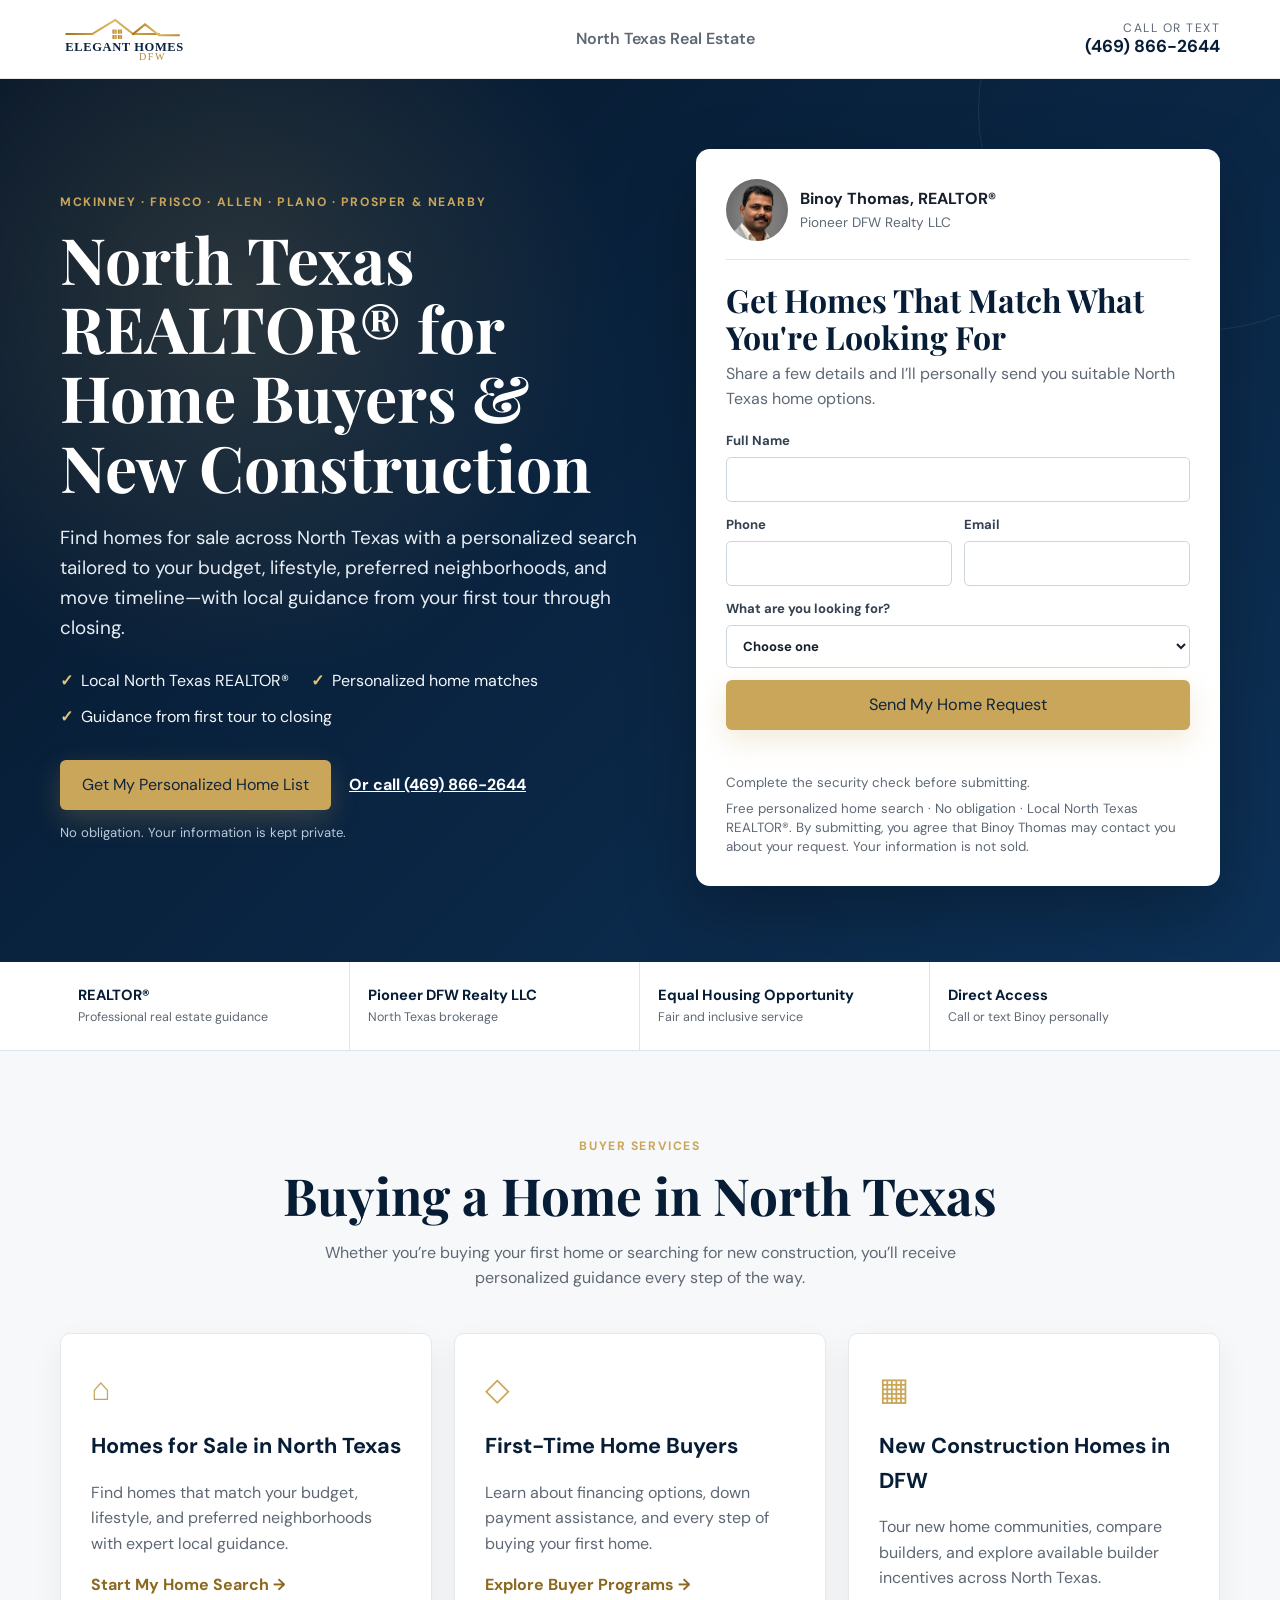
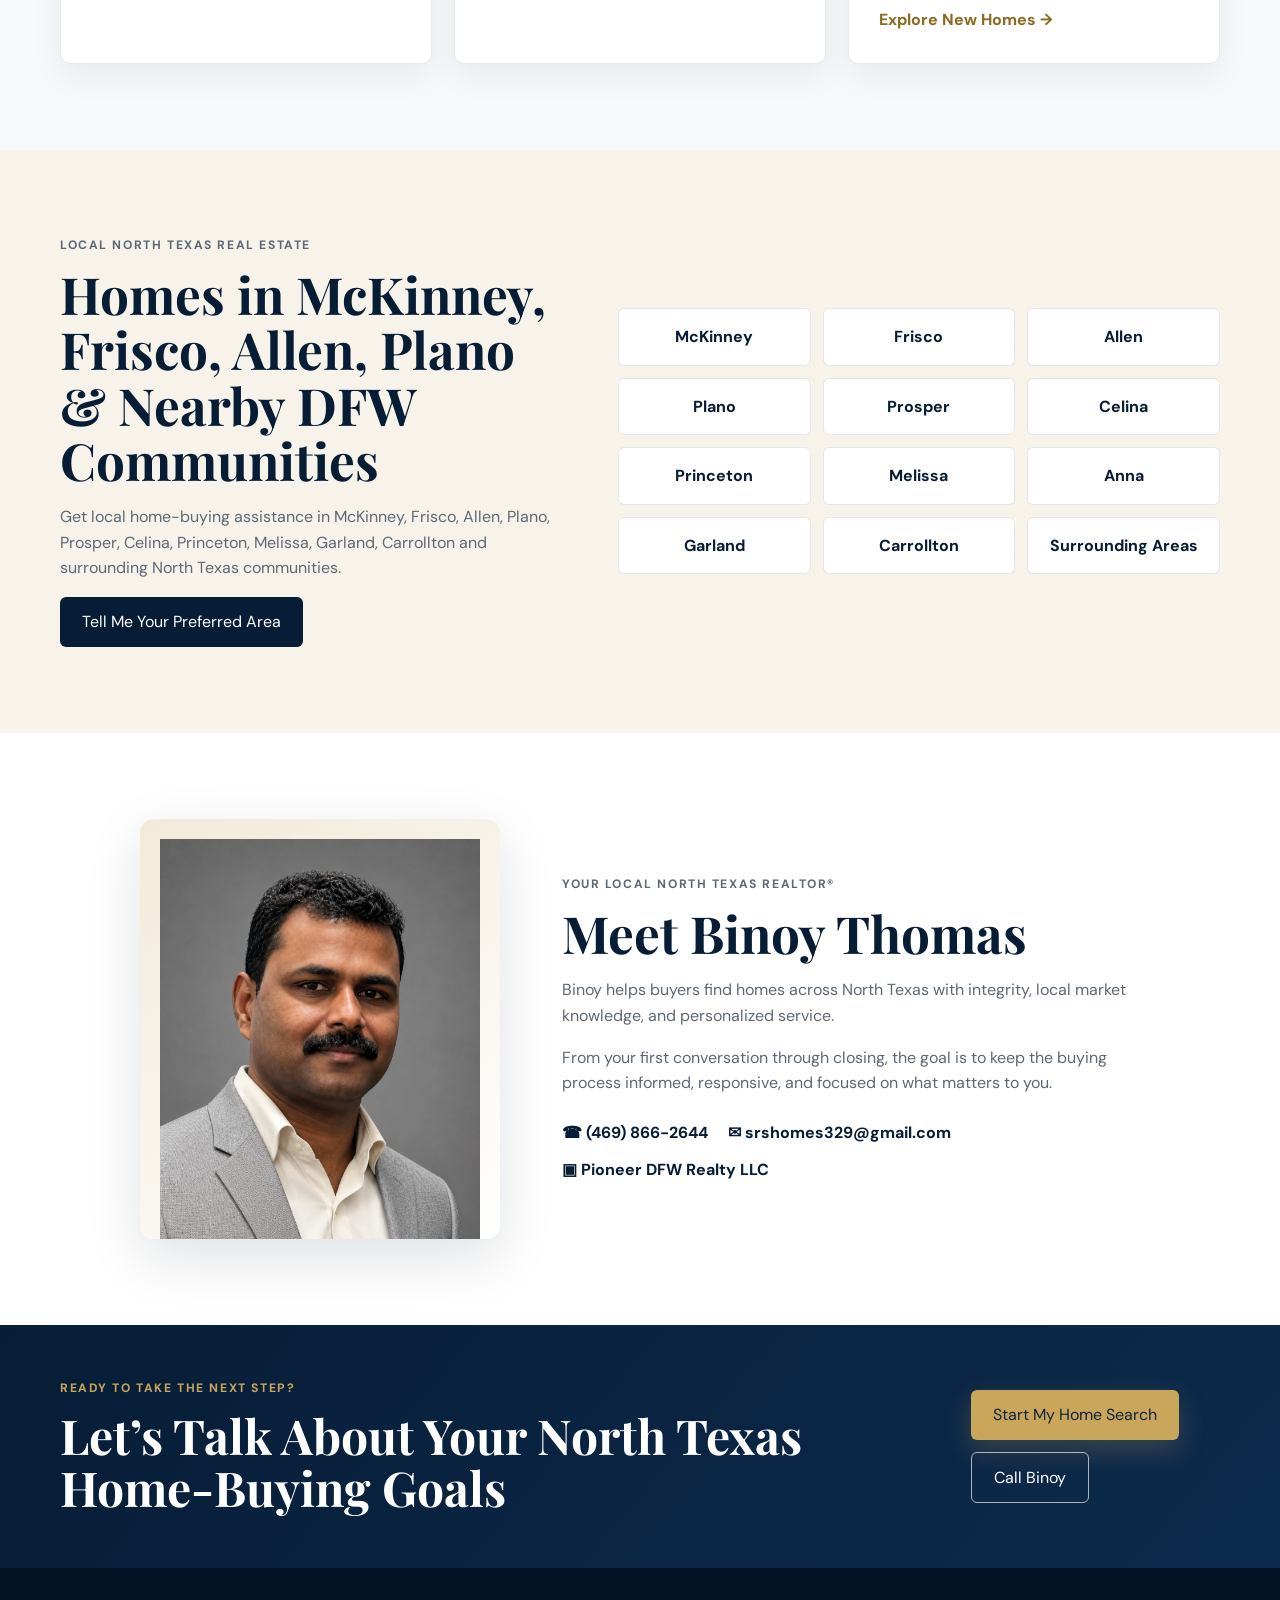
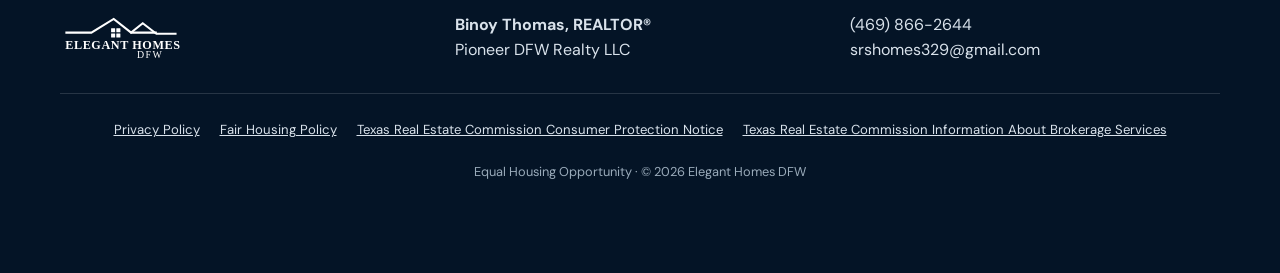
<file: index.html>
<!doctype html>
<html lang="en">
<head>
  <!-- Google tag (gtag.js) -->
  <script async src="https://www.googletagmanager.com/gtag/js?id=G-K6LKZN7SEL"></script>
  <script>
    window.dataLayer = window.dataLayer || [];
    function gtag(){dataLayer.push(arguments);}
    gtag('js', new Date());
    gtag('config', 'G-K6LKZN7SEL');
  </script>

  <meta charset="utf-8">
  <meta name="viewport" content="width=device-width, initial-scale=1">
  <title>North Texas REALTOR® | Homes for Sale in DFW | Binoy Thomas</title>
  <meta name="description" content="Looking for homes for sale in North Texas? Binoy Thomas, REALTOR®, helps buyers in McKinney, Frisco, Allen, Plano, Prosper, Celina, Princeton and nearby DFW communities find homes and new construction.">
  <meta name="robots" content="index, follow">
  <meta name="theme-color" content="#071d36">
  <meta property="og:title" content="North Texas REALTOR® | Binoy Thomas | Elegant Homes DFW">
  <meta property="og:description" content="Personalized home-buying guidance, homes for sale and new construction across McKinney, Frisco, Allen, Plano, Prosper, Celina and nearby North Texas communities.">
  <meta property="og:type" content="website">
  <meta property="og:url" content="https://eleganthomesdfw.com/">
  <meta property="og:site_name" content="Elegant Homes DFW">
  <link rel="canonical" href="https://eleganthomesdfw.com/">
  <link rel="icon" href="assets/elegant-homes-logo.svg" type="image/svg+xml">
  <link rel="preconnect" href="https://fonts.googleapis.com">
  <link rel="preconnect" href="https://fonts.gstatic.com" crossorigin>
  <link href="https://fonts.googleapis.com/css2?family=DM+Sans:wght@400;500;600;700&family=Playfair+Display:wght@600;700&display=swap" rel="stylesheet">
  <link rel="stylesheet" href="styles.css?v=10">
  <script src="https://www.google.com/recaptcha/api.js" async defer></script>

  <script type="application/ld+json">
  {
    "@context": "https://schema.org",
    "@type": "RealEstateAgent",
    "name": "Elegant Homes DFW - Binoy Thomas, REALTOR®",
    "url": "https://eleganthomesdfw.com/",
    "telephone": "+1-469-866-2644",
    "email": "srshomes329@gmail.com",
    "description": "North Texas REALTOR helping home buyers with homes for sale, first-time home purchases and new construction across the DFW area.",
    "areaServed": ["McKinney, TX", "Frisco, TX", "Allen, TX", "Plano, TX", "Prosper, TX", "Celina, TX", "Princeton, TX", "Melissa, TX", "Garland, TX", "Carrollton, TX"],
    "memberOf": {
      "@type": "Organization",
      "name": "Pioneer DFW Realty LLC"
    }
  }
  </script>

  <style>
    .form-trap {
      position: absolute !important;
      left: -10000px !important;
      top: auto !important;
      width: 1px !important;
      height: 1px !important;
      overflow: hidden !important;
    }

    @media (min-width: 901px) {
      .service-grid {
        grid-template-columns: repeat(3, minmax(0, 1fr));
      }
    }
  </style>
</head>

<body>
  <a class="skip-link" href="#main">Skip to content</a>

  <header class="site-header">
    <div class="container header-inner">
      <a class="brand" href="#top" aria-label="Elegant Homes DFW home">
        <img src="assets/elegant-homes-logo.svg" alt="Elegant Homes DFW North Texas real estate">
      </a>
      <div class="header-trust">North Texas Real Estate</div>
      <a class="header-phone" href="tel:+14698662644" aria-label="Call Binoy Thomas at 469 866 2644">
        <span>Call or text</span><strong>(469) 866-2644</strong>
      </a>
    </div>
  </header>

  <main id="main">
    <section class="hero" id="top">
      <div class="container hero-grid">
        <div class="hero-copy">
          <p class="eyebrow">McKinney · Frisco · Allen · Plano · Prosper & nearby</p>
          <h1>North Texas REALTOR® for Home Buyers &amp; New Construction</h1>
          <p class="hero-lead">Find homes for sale across North Texas with a personalized search tailored to your budget, lifestyle, preferred neighborhoods, and move timeline—with local guidance from your first tour through closing.</p>

          <div class="hero-points" aria-label="Service benefits">
            <div><b>✓</b><span>Local North Texas REALTOR®</span></div>
            <div><b>✓</b><span>Personalized home matches</span></div>
            <div><b>✓</b><span>Guidance from first tour to closing</span></div>
          </div>

          <div class="hero-actions">
            <a class="button button-gold" href="#contact">Get My Personalized Home List</a>
            <a class="text-link" href="tel:+14698662644">Or call (469) 866-2644</a>
          </div>

          <p class="microcopy">No obligation. Your information is kept private.</p>
        </div>

        <aside class="lead-card" id="contact" aria-labelledby="form-title">
          <div class="agent-row">
            <img src="assets/binoy-thomas.png" alt="Binoy Thomas, North Texas REALTOR®">
            <div><strong>Binoy Thomas, REALTOR®</strong><span>Pioneer DFW Realty LLC</span></div>
          </div>

          <h2 id="form-title">Get Homes That Match What You're Looking For</h2>
          <p>Share a few details and I’ll personally send you suitable North Texas home options.</p>

          <form id="lead-form" action="https://formspree.io/f/xlgqnede" method="POST">
            <label>Full Name<input name="name" autocomplete="name" required></label>

            <div class="two-col">
              <label>Phone<input name="phone" type="tel" inputmode="tel" autocomplete="tel" required></label>
              <label>Email<input name="email" type="email" inputmode="email" autocomplete="email" required></label>
            </div>

            <label>What are you looking for?
              <select name="interest" id="interest" required>
                <option value="">Choose one</option>
                <option value="Buy a Home">Buying a Home</option>
                <option value="First-Time Buyer">First-Time Buyer</option>
                <option value="New Construction">New Construction</option>
              </select>
            </label>

            <div class="form-trap" aria-hidden="true">
              <label>Leave this field empty
                <input type="text" name="_gotcha" id="website-check" tabindex="-1" autocomplete="off">
              </label>
            </div>

            <input type="hidden" name="lead_source" value="ElegantHomesDFW.com">
            <input type="hidden" name="page_url" id="page-url">
            <input type="hidden" name="utm_source" id="utm-source">
            <input type="hidden" name="utm_medium" id="utm-medium">
            <input type="hidden" name="utm_campaign" id="utm-campaign">
            <input type="hidden" name="gclid" id="gclid">

            <div class="g-recaptcha" data-sitekey="6Lc238stAAAAAHQe0gChd8DIC6122u0whv5spxZX"></div>

            <button class="button button-gold button-full" type="submit">Send My Home Request</button>
            <p id="form-status" class="form-status" role="status" aria-live="polite"></p>
            <small>Complete the security check before submitting.</small>
            <small>Free personalized home search · No obligation · Local North Texas REALTOR®. By submitting, you agree that Binoy Thomas may contact you about your request. Your information is not sold.</small>
          </form>
        </aside>
      </div>
    </section>

    <section class="trust-bar" aria-label="Professional information">
      <div class="container trust-grid">
        <div><strong>REALTOR®</strong><span>Professional real estate guidance</span></div>
        <div><strong>Pioneer DFW Realty LLC</strong><span>North Texas brokerage</span></div>
        <div><strong>Equal Housing Opportunity</strong><span>Fair and inclusive service</span></div>
        <div><strong>Direct Access</strong><span>Call or text Binoy personally</span></div>
      </div>
    </section>

    <section class="section light-section" id="services">
      <div class="container">
        <div class="section-heading">
          <p class="eyebrow">Buyer Services</p>
          <h2>Buying a Home in North Texas</h2>
          <p>Whether you’re buying your first home or searching for new construction, you’ll receive personalized guidance every step of the way.</p>
        </div>

        <div class="service-grid">
          <article id="buy">
            <span class="icon">⌂</span>
            <h3>Homes for Sale in North Texas</h3>
            <p>Find homes that match your budget, lifestyle, and preferred neighborhoods with expert local guidance.</p>
            <a href="#contact" data-interest="Buy a Home">Start My Home Search →</a>
          </article>

          <article id="first-time-buyers">
            <span class="icon">◇</span>
            <h3>First-Time Home Buyers</h3>
            <p>Learn about financing options, down payment assistance, and every step of buying your first home.</p>
            <a href="#contact" data-interest="First-Time Buyer">Explore Buyer Programs →</a>
          </article>

          <article id="newconstruction">
            <span class="icon">▦</span>
            <h3>New Construction Homes in DFW</h3>
            <p>Tour new home communities, compare builders, and explore available builder incentives across North Texas.</p>
            <a href="#contact" data-interest="New Construction">Explore New Homes →</a>
          </article>
        </div>
      </div>
    </section>

    <section class="section areas-section" id="areas">
      <div class="container areas-grid">
        <div>
          <p class="eyebrow">Local North Texas real estate</p>
          <h2>Homes in McKinney, Frisco, Allen, Plano &amp; Nearby DFW Communities</h2>
          <p>Get local home-buying assistance in McKinney, Frisco, Allen, Plano, Prosper, Celina, Princeton, Melissa, Garland, Carrollton and surrounding North Texas communities.</p>
          <a class="button button-navy" href="#contact">Tell Me Your Preferred Area</a>
        </div>

        <div class="city-list" aria-label="Service areas">
          <span>McKinney</span><span>Frisco</span><span>Allen</span><span>Plano</span>
          <span>Prosper</span><span>Celina</span><span>Princeton</span><span>Melissa</span>
          <span>Anna</span><span>Garland</span><span>Carrollton</span><span>Surrounding Areas</span>
        </div>
      </div>
    </section>

    <section class="section agent-section" id="about">
      <div class="container agent-grid">
        <div class="agent-photo"><img src="assets/binoy-thomas.png" alt="Binoy Thomas, REALTOR® serving North Texas home buyers"></div>
        <div>
          <p class="eyebrow">Your local North Texas REALTOR®</p>
          <h2>Meet Binoy Thomas</h2>
          <p>Binoy helps buyers find homes across North Texas with integrity, local market knowledge, and personalized service.</p>
          <p>From your first conversation through closing, the goal is to keep the buying process informed, responsive, and focused on what matters to you.</p>

          <div class="contact-lines">
            <a href="tel:+14698662644">☎ (469) 866-2644</a>
            <a href="mailto:srshomes329@gmail.com">✉ srshomes329@gmail.com</a>
            <span>▣ Pioneer DFW Realty LLC</span>
          </div>
        </div>
      </div>
    </section>

    <section class="final-cta">
      <div class="container final-cta-inner">
        <div>
          <p class="eyebrow">Ready to take the next step?</p>
          <h2>Let’s Talk About Your North Texas Home-Buying Goals</h2>
        </div>
        <div>
          <a class="button button-gold" href="#contact">Start My Home Search</a>
          <a class="button button-outline" href="tel:+14698662644">Call Binoy</a>
        </div>
      </div>
    </section>
  </main>

  <footer>
    <div class="container footer-main">
      <img src="assets/elegant-homes-logo.svg" alt="Elegant Homes DFW North Texas REALTOR">
      <div><strong>Binoy Thomas, REALTOR®</strong><span>Pioneer DFW Realty LLC</span></div>
      <div><a href="tel:+14698662644">(469) 866-2644</a><a href="mailto:srshomes329@gmail.com">srshomes329@gmail.com</a></div>
    </div>

    <div class="container legal-links" aria-label="Legal and consumer notices">
      <a href="privacy.html">Privacy Policy</a>
      <a href="fair-housing.html">Fair Housing Policy</a>
      <a href="https://www.trec.texas.gov/forms/consumer-protection-notice" target="_blank" rel="noopener">Texas Real Estate Commission Consumer Protection Notice</a>
      <a href="https://www.trec.texas.gov/forms/information-about-brokerage-services" target="_blank" rel="noopener">Texas Real Estate Commission Information About Brokerage Services</a>
    </div>

    <p class="copyright">Equal Housing Opportunity · © <span id="year"></span> Elegant Homes DFW</p>
  </footer>

  <div class="mobile-contact-bar">
    <a href="tel:+14698662644">☎ Call Binoy</a>
    <a href="sms:+14698662644">Text Binoy</a>
  </div>

  <script src="script.js?v=15"></script>
</body>
</html>
</file>
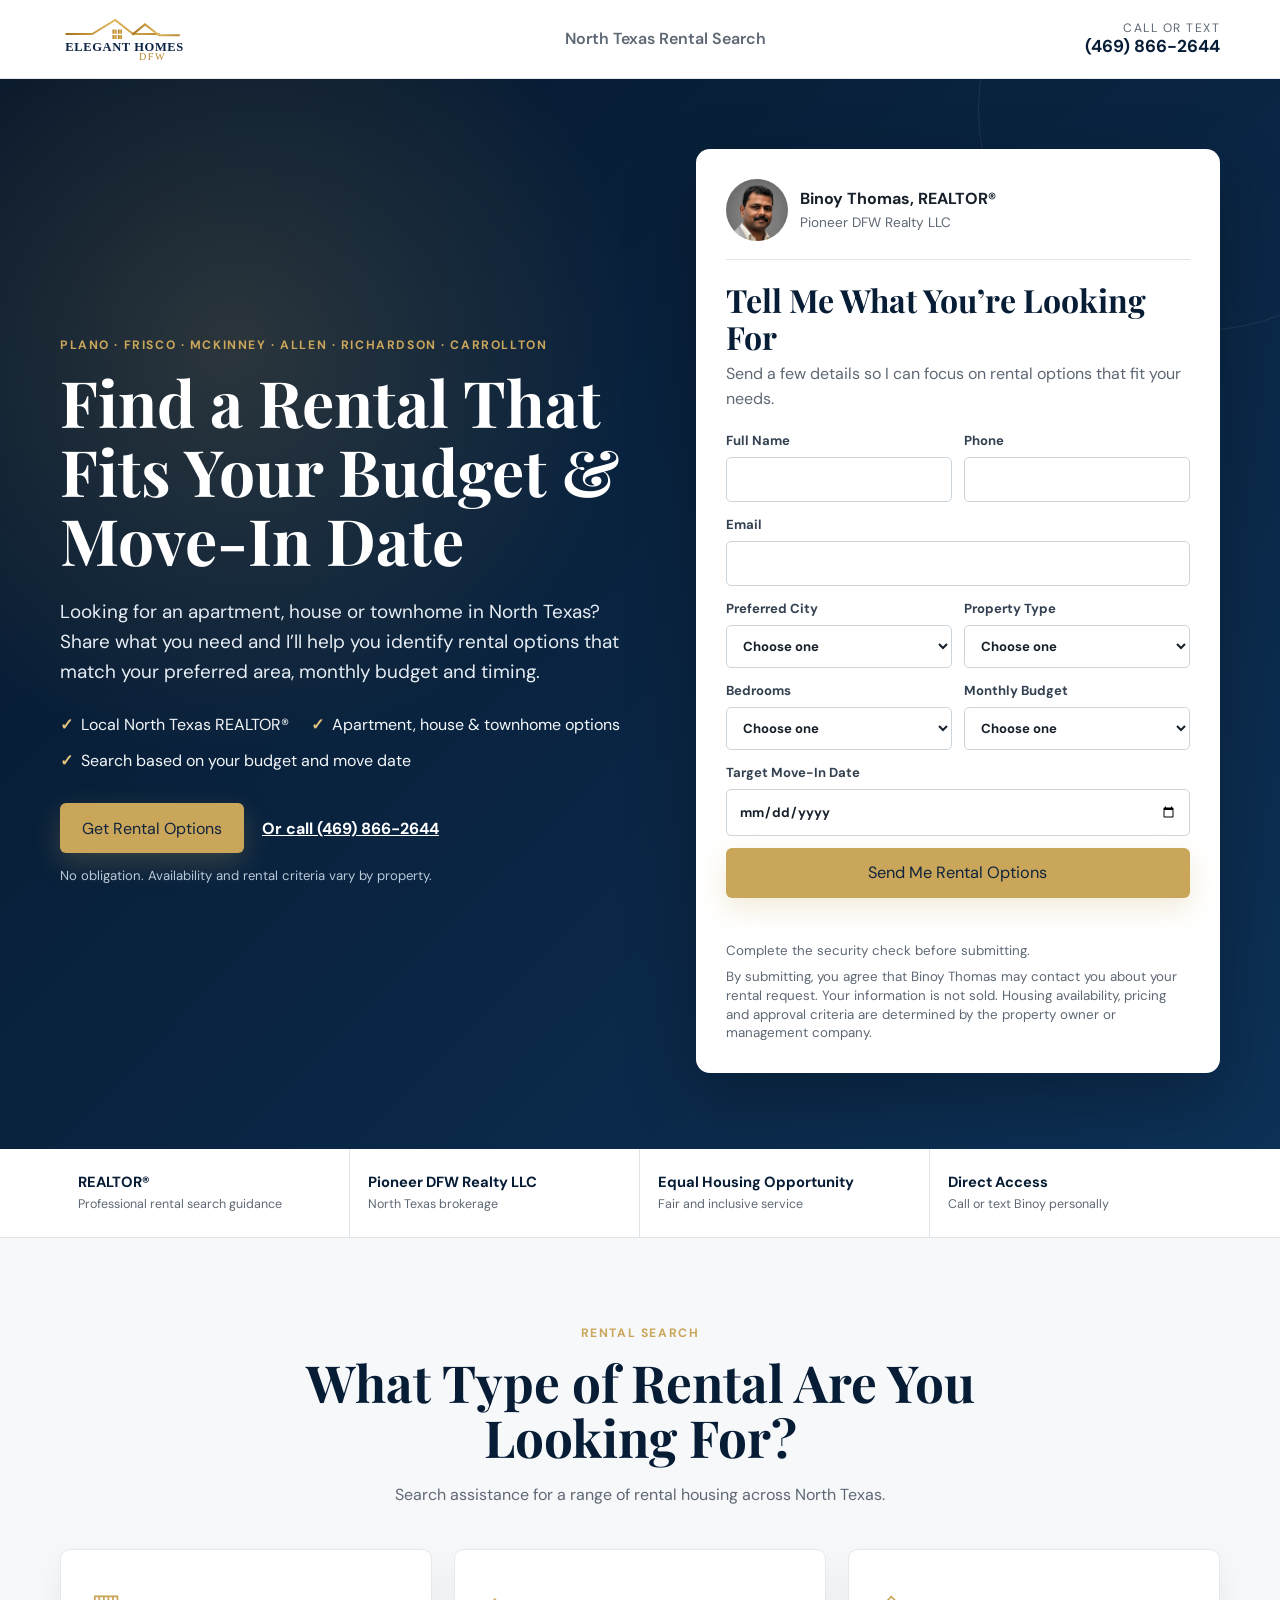
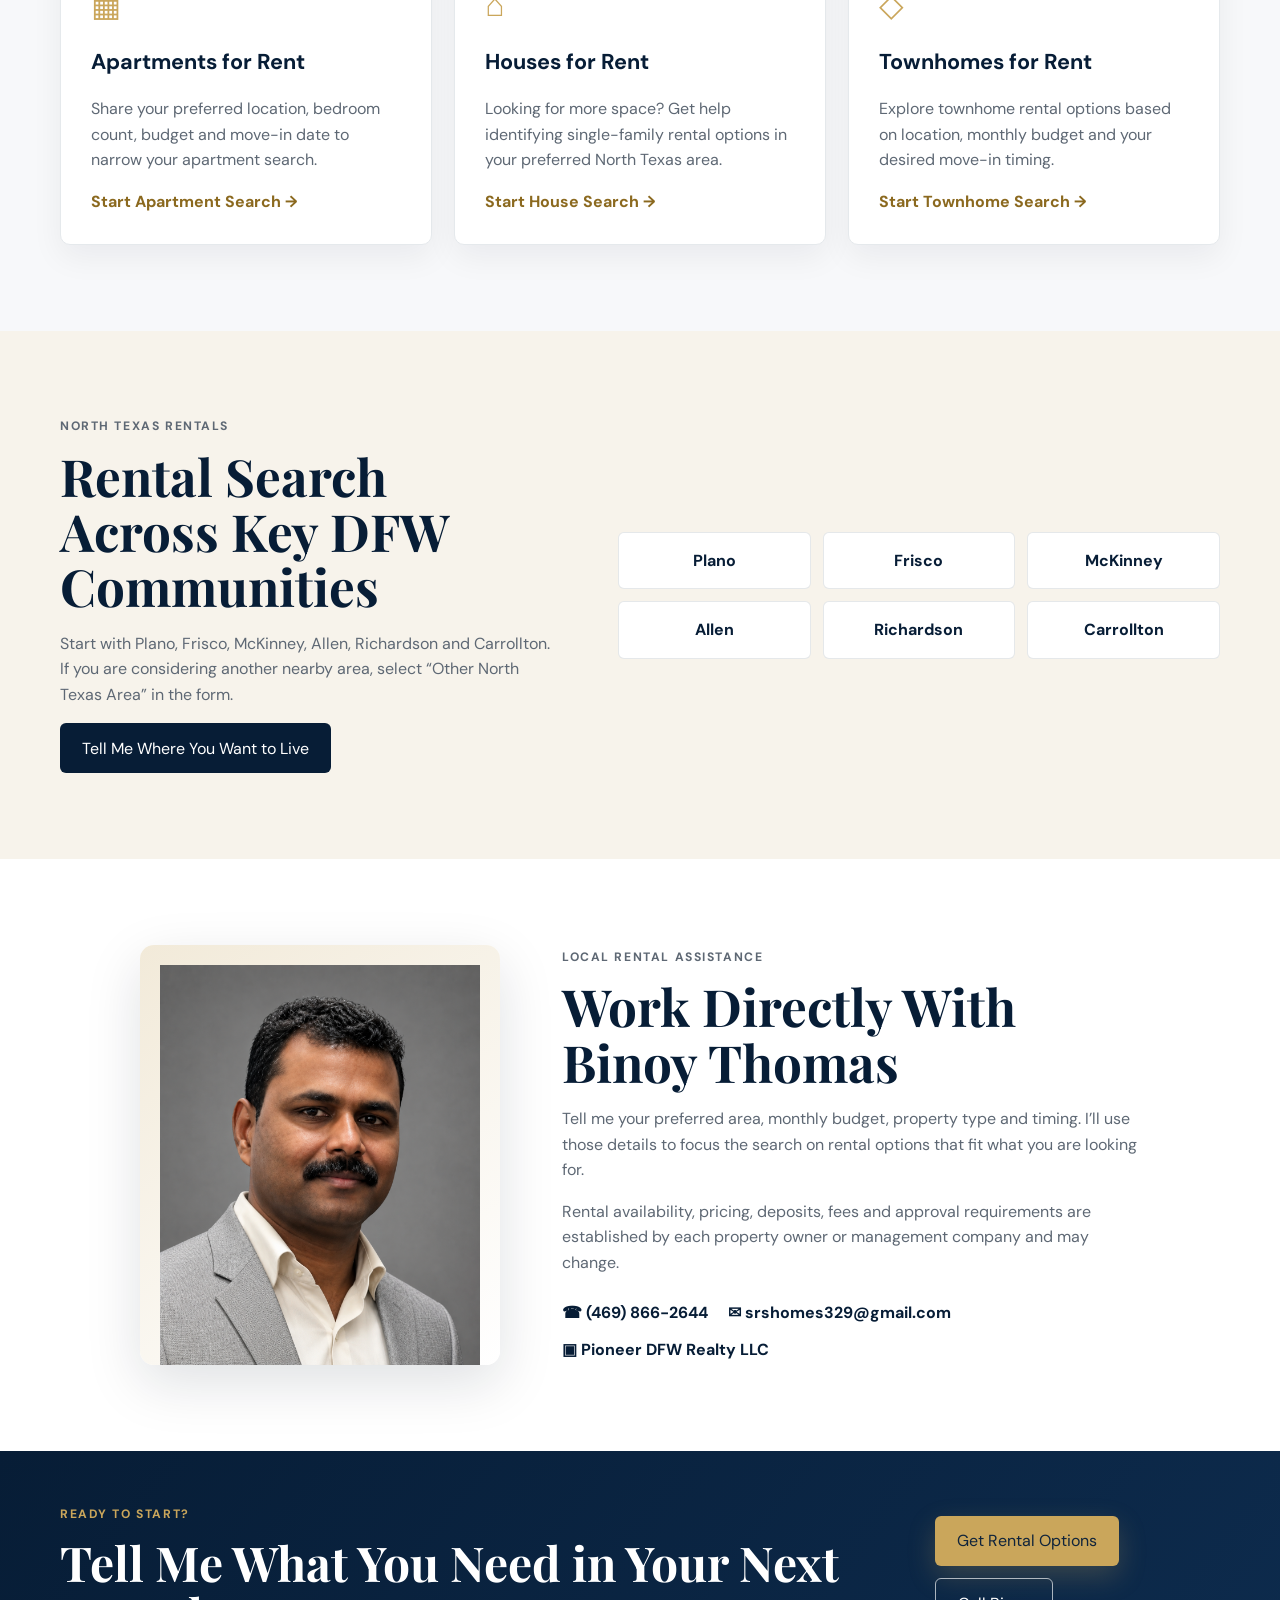
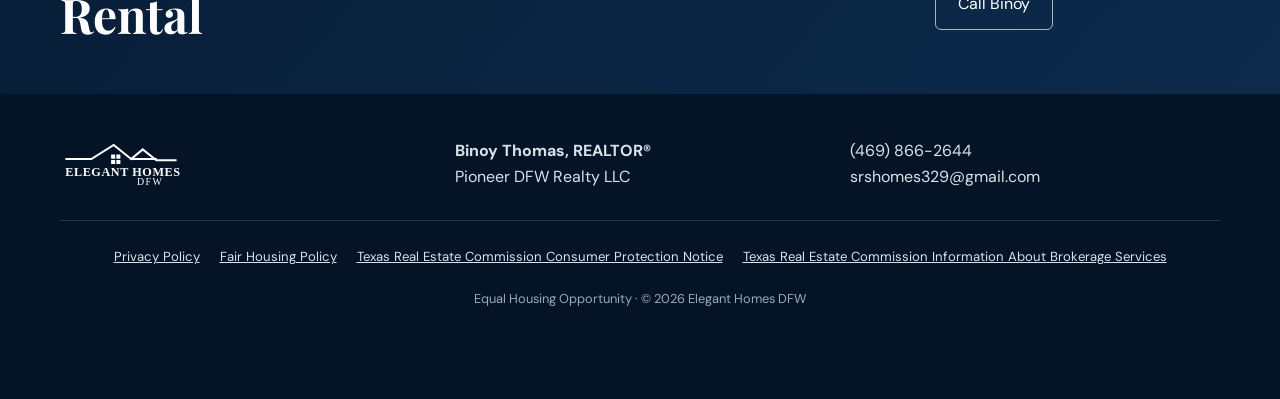
<file: rentals/index.html>
<!doctype html>
<html lang="en">
<head>
  <!-- Google tag (gtag.js) -->
  <script async src="https://www.googletagmanager.com/gtag/js?id=G-K6LKZN7SEL"></script>
  <script>
    window.dataLayer = window.dataLayer || [];
    function gtag(){dataLayer.push(arguments);}
    gtag('js', new Date());
    gtag('config', 'G-K6LKZN7SEL');
  </script>

  <meta charset="utf-8">
  <meta name="viewport" content="width=device-width, initial-scale=1">
  <title>Homes & Apartments for Rent in North Texas | Elegant Homes DFW</title>
  <meta name="description" content="Looking for a rental in Plano, Frisco, McKinney, Allen, Richardson, Carrollton or nearby North Texas? Tell Binoy Thomas, REALTOR®, your budget, move-in date and preferred area to receive rental options that match your needs.">
  <meta name="robots" content="index, follow">
  <meta name="theme-color" content="#071d36">
  <meta property="og:title" content="North Texas Rental Search | Elegant Homes DFW">
  <meta property="og:description" content="Get help finding apartments, houses and townhomes for rent across North Texas.">
  <meta property="og:type" content="website">
  <meta property="og:url" content="https://eleganthomesdfw.com/rentals/">
  <meta property="og:site_name" content="Elegant Homes DFW">
  <link rel="canonical" href="https://eleganthomesdfw.com/rentals/">
  <link rel="icon" href="../assets/elegant-homes-logo.svg" type="image/svg+xml">
  <link rel="preconnect" href="https://fonts.googleapis.com">
  <link rel="preconnect" href="https://fonts.gstatic.com" crossorigin>
  <link href="https://fonts.googleapis.com/css2?family=DM+Sans:wght@400;500;600;700&family=Playfair+Display:wght@600;700&display=swap" rel="stylesheet">
  <link rel="stylesheet" href="../styles.css?v=10">
  <script src="https://www.google.com/recaptcha/api.js" async defer></script>
  <style>
    .form-trap { position: absolute !important; left: -10000px !important; width: 1px !important; height: 1px !important; overflow: hidden !important; }
  </style>

  <script type="application/ld+json">
  {
    "@context": "https://schema.org",
    "@type": "RealEstateAgent",
    "name": "Elegant Homes DFW - Binoy Thomas, REALTOR®",
    "url": "https://eleganthomesdfw.com/rentals/",
    "telephone": "+1-469-866-2644",
    "email": "srshomes329@gmail.com",
    "description": "Rental search assistance for apartments, houses and townhomes across North Texas.",
    "areaServed": ["Plano, TX", "Frisco, TX", "McKinney, TX", "Allen, TX", "Richardson, TX", "Carrollton, TX"],
    "memberOf": {"@type": "Organization", "name": "Pioneer DFW Realty LLC"}
  }
  </script>
</head>

<body>
  <a class="skip-link" href="#main">Skip to content</a>

  <header class="site-header">
    <div class="container header-inner">
      <a class="brand" href="../" aria-label="Elegant Homes DFW home">
        <img src="../assets/elegant-homes-logo.svg" alt="Elegant Homes DFW North Texas real estate">
      </a>
      <div class="header-trust">North Texas Rental Search</div>
      <a class="header-phone" href="tel:+14698662644" aria-label="Call Binoy Thomas at 469 866 2644">
        <span>Call or text</span><strong>(469) 866-2644</strong>
      </a>
    </div>
  </header>

  <main id="main">
    <section class="hero" id="top">
      <div class="container hero-grid">
        <div class="hero-copy">
          <p class="eyebrow">Plano · Frisco · McKinney · Allen · Richardson · Carrollton</p>
          <h1>Find a Rental That Fits Your Budget & Move-In Date</h1>
          <p class="hero-lead">Looking for an apartment, house or townhome in North Texas? Share what you need and I’ll help you identify rental options that match your preferred area, monthly budget and timing.</p>

          <div class="hero-points" aria-label="Rental search benefits">
            <div><b>✓</b><span>Local North Texas REALTOR®</span></div>
            <div><b>✓</b><span>Apartment, house & townhome options</span></div>
            <div><b>✓</b><span>Search based on your budget and move date</span></div>
          </div>

          <div class="hero-actions">
            <a class="button button-gold" href="#rental-form">Get Rental Options</a>
            <a class="text-link" href="tel:+14698662644">Or call (469) 866-2644</a>
          </div>
          <p class="microcopy">No obligation. Availability and rental criteria vary by property.</p>
        </div>

        <aside class="lead-card" id="rental-form" aria-labelledby="form-title">
          <div class="agent-row">
            <img src="../assets/binoy-thomas.png" alt="Binoy Thomas, North Texas REALTOR®">
            <div><strong>Binoy Thomas, REALTOR®</strong><span>Pioneer DFW Realty LLC</span></div>
          </div>

          <h2 id="form-title">Tell Me What You’re Looking For</h2>
          <p>Send a few details so I can focus on rental options that fit your needs.</p>

          <form id="rental-lead-form" action="https://formspree.io/f/xlgqnede" method="POST">
            <div class="two-col">
              <label>Full Name<input name="name" autocomplete="name" required></label>
              <label>Phone<input name="phone" type="tel" inputmode="tel" autocomplete="tel" required></label>
            </div>

            <label>Email<input name="email" type="email" inputmode="email" autocomplete="email" required></label>

            <div class="two-col">
              <label>Preferred City
                <select name="preferred_city" required>
                  <option value="">Choose one</option>
                  <option>Plano</option>
                  <option>Frisco</option>
                  <option>McKinney</option>
                  <option>Allen</option>
                  <option>Richardson</option>
                  <option>Carrollton</option>
                  <option>Other North Texas Area</option>
                </select>
              </label>
              <label>Property Type
                <select name="property_type" required>
                  <option value="">Choose one</option>
                  <option>Apartment</option>
                  <option>House</option>
                  <option>Townhome</option>
                  <option>Open to Options</option>
                </select>
              </label>
            </div>

            <div class="two-col">
              <label>Bedrooms
                <select name="bedrooms" required>
                  <option value="">Choose one</option>
                  <option>Studio</option>
                  <option>1 Bedroom</option>
                  <option>2 Bedrooms</option>
                  <option>3 Bedrooms</option>
                  <option>4+ Bedrooms</option>
                </select>
              </label>
              <label>Monthly Budget
                <select name="monthly_budget" required>
                  <option value="">Choose one</option>
                  <option>Under $1,500</option>
                  <option>$1,500–$1,999</option>
                  <option>$2,000–$2,499</option>
                  <option>$2,500–$2,999</option>
                  <option>$3,000+</option>
                </select>
              </label>
            </div>

            <label>Target Move-In Date<input name="move_in_date" type="date" required></label>

            <div class="form-trap" aria-hidden="true">
              <label>Leave this field empty<input type="text" name="_gotcha" tabindex="-1" autocomplete="off"></label>
            </div>

            <input type="hidden" name="lead_source" value="ElegantHomesDFW.com Rentals">
            <input type="hidden" name="page_url" id="page-url">
            <input type="hidden" name="utm_source" id="utm-source">
            <input type="hidden" name="utm_medium" id="utm-medium">
            <input type="hidden" name="utm_campaign" id="utm-campaign">
            <input type="hidden" name="gclid" id="gclid">

            <div class="g-recaptcha" data-sitekey="6Lc238stAAAAAHQe0gChd8DIC6122u0whv5spxZX"></div>

            <button class="button button-gold button-full" type="submit">Send Me Rental Options</button>
            <p id="form-status" class="form-status" role="status" aria-live="polite"></p>
            <small>Complete the security check before submitting.</small>
            <small>By submitting, you agree that Binoy Thomas may contact you about your rental request. Your information is not sold. Housing availability, pricing and approval criteria are determined by the property owner or management company.</small>
          </form>
        </aside>
      </div>
    </section>

    <section class="trust-bar" aria-label="Professional information">
      <div class="container trust-grid">
        <div><strong>REALTOR®</strong><span>Professional rental search guidance</span></div>
        <div><strong>Pioneer DFW Realty LLC</strong><span>North Texas brokerage</span></div>
        <div><strong>Equal Housing Opportunity</strong><span>Fair and inclusive service</span></div>
        <div><strong>Direct Access</strong><span>Call or text Binoy personally</span></div>
      </div>
    </section>

    <section class="section light-section">
      <div class="container">
        <div class="section-heading">
          <p class="eyebrow">Rental Search</p>
          <h2>What Type of Rental Are You Looking For?</h2>
          <p>Search assistance for a range of rental housing across North Texas.</p>
        </div>
        <div class="service-grid">
          <article>
            <span class="icon">▦</span>
            <h3>Apartments for Rent</h3>
            <p>Share your preferred location, bedroom count, budget and move-in date to narrow your apartment search.</p>
            <a href="#rental-form">Start Apartment Search →</a>
          </article>
          <article>
            <span class="icon">⌂</span>
            <h3>Houses for Rent</h3>
            <p>Looking for more space? Get help identifying single-family rental options in your preferred North Texas area.</p>
            <a href="#rental-form">Start House Search →</a>
          </article>
          <article>
            <span class="icon">◇</span>
            <h3>Townhomes for Rent</h3>
            <p>Explore townhome rental options based on location, monthly budget and your desired move-in timing.</p>
            <a href="#rental-form">Start Townhome Search →</a>
          </article>
        </div>
      </div>
    </section>

    <section class="section areas-section">
      <div class="container areas-grid">
        <div>
          <p class="eyebrow">North Texas rentals</p>
          <h2>Rental Search Across Key DFW Communities</h2>
          <p>Start with Plano, Frisco, McKinney, Allen, Richardson and Carrollton. If you are considering another nearby area, select “Other North Texas Area” in the form.</p>
          <a class="button button-navy" href="#rental-form">Tell Me Where You Want to Live</a>
        </div>
        <div class="city-list" aria-label="Rental service areas">
          <span>Plano</span><span>Frisco</span><span>McKinney</span>
          <span>Allen</span><span>Richardson</span><span>Carrollton</span>
        </div>
      </div>
    </section>

    <section class="section agent-section">
      <div class="container agent-grid">
        <div class="agent-photo"><img src="../assets/binoy-thomas.png" alt="Binoy Thomas, REALTOR® serving North Texas renters"></div>
        <div>
          <p class="eyebrow">Local rental assistance</p>
          <h2>Work Directly With Binoy Thomas</h2>
          <p>Tell me your preferred area, monthly budget, property type and timing. I’ll use those details to focus the search on rental options that fit what you are looking for.</p>
          <p>Rental availability, pricing, deposits, fees and approval requirements are established by each property owner or management company and may change.</p>
          <div class="contact-lines">
            <a href="tel:+14698662644">☎ (469) 866-2644</a>
            <a href="mailto:srshomes329@gmail.com">✉ srshomes329@gmail.com</a>
            <span>▣ Pioneer DFW Realty LLC</span>
          </div>
        </div>
      </div>
    </section>

    <section class="final-cta">
      <div class="container final-cta-inner">
        <div>
          <p class="eyebrow">Ready to start?</p>
          <h2>Tell Me What You Need in Your Next Rental</h2>
        </div>
        <div>
          <a class="button button-gold" href="#rental-form">Get Rental Options</a>
          <a class="button button-outline" href="tel:+14698662644">Call Binoy</a>
        </div>
      </div>
    </section>
  </main>

  <footer>
    <div class="container footer-main">
      <img src="../assets/elegant-homes-logo.svg" alt="Elegant Homes DFW North Texas REALTOR">
      <div><strong>Binoy Thomas, REALTOR®</strong><span>Pioneer DFW Realty LLC</span></div>
      <div><a href="tel:+14698662644">(469) 866-2644</a><a href="mailto:srshomes329@gmail.com">srshomes329@gmail.com</a></div>
    </div>

    <div class="container legal-links" aria-label="Legal and consumer notices">
      <a href="../privacy.html">Privacy Policy</a>
      <a href="../fair-housing.html">Fair Housing Policy</a>
      <a href="https://www.trec.texas.gov/forms/consumer-protection-notice" target="_blank" rel="noopener">Texas Real Estate Commission Consumer Protection Notice</a>
      <a href="../iabs.pdf" target="_blank" rel="noopener">Texas Real Estate Commission Information About Brokerage Services</a>
    </div>

    <p class="copyright">Equal Housing Opportunity · © <span id="year"></span> Elegant Homes DFW</p>
  </footer>

  <div class="mobile-contact-bar">
    <a href="tel:+14698662644">☎ Call Binoy</a>
    <a href="sms:+14698662644">Text Binoy</a>
  </div>

  <script src="rentals.js?v=3"></script>
</body>
</html>
</file>
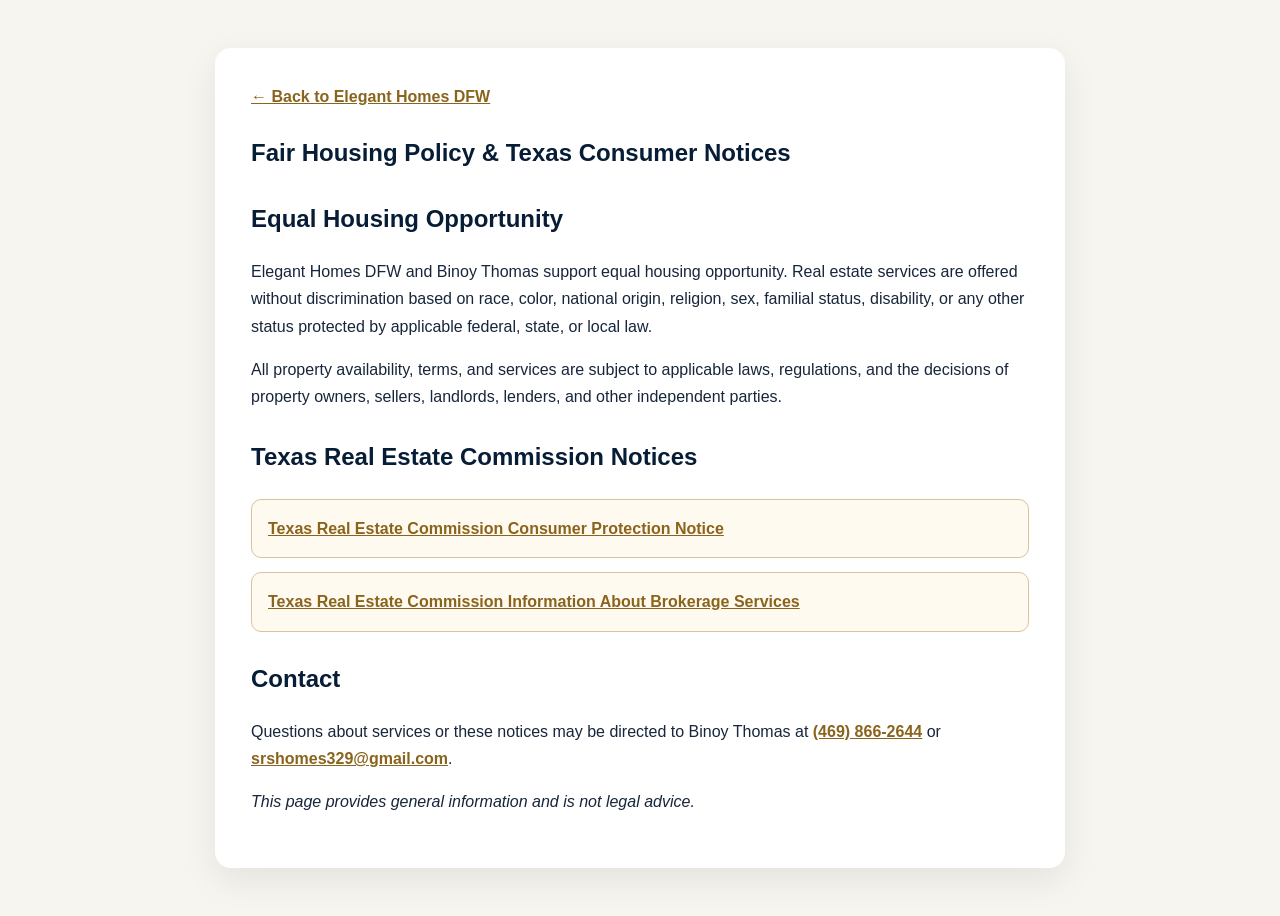
<file: fair-housing.html>
<!doctype html>
<html lang="en">
<head>
 <meta charset="utf-8">
 <meta name="viewport" content="width=device-width, initial-scale=1">
 <title>Fair Housing & Texas Notices | Elegant Homes DFW</title>
 <meta name="description" content="Fair Housing policy and Texas real estate consumer notices for Elegant Homes DFW.">
 <link rel="stylesheet" href="styles.css">
 <style>
  .policy-page{min-height:100vh;background:#f7f5ef;color:#17263a;padding:48px 20px}.policy-card{max-width:850px;margin:auto;background:#fff;padding:36px;border-radius:16px;box-shadow:0 12px 35px rgba(0,0,0,.08)}.policy-card h1,.policy-card h2{color:#071d36}.policy-card h1{margin-top:0}.policy-card h2{margin-top:28px}.policy-card p,.policy-card li{line-height:1.7}.policy-card a{color:#8a641d;font-weight:700}.notice-links{display:grid;gap:14px;margin:22px 0}.notice-links a{display:block;border:1px solid #d6c49c;padding:16px;border-radius:10px;background:#fffaf0}.back-link{display:inline-block;margin-bottom:24px}
 </style>
</head>
<body>
<main class="policy-page">
 <article class="policy-card">
  <a class="back-link" href="index.html">← Back to Elegant Homes DFW</a>
  <h1>Fair Housing Policy & Texas Consumer Notices</h1>
  <h2>Equal Housing Opportunity</h2>
  <p>Elegant Homes DFW and Binoy Thomas support equal housing opportunity. Real estate services are offered without discrimination based on race, color, national origin, religion, sex, familial status, disability, or any other status protected by applicable federal, state, or local law.</p>
  <p>All property availability, terms, and services are subject to applicable laws, regulations, and the decisions of property owners, sellers, landlords, lenders, and other independent parties.</p>
  <h2>Texas Real Estate Commission Notices</h2>
  <div class="notice-links">
   <a href="https://www.trec.texas.gov/forms/consumer-protection-notice" target="_blank" rel="noopener">Texas Real Estate Commission Consumer Protection Notice</a>
   <a href="https://www.trec.texas.gov/forms/information-about-brokerage-services" target="_blank" rel="noopener">Texas Real Estate Commission Information About Brokerage Services</a>
  </div>
  <h2>Contact</h2>
  <p>Questions about services or these notices may be directed to Binoy Thomas at <a href="tel:+14698662644">(469) 866-2644</a> or <a href="mailto:srshomes329@gmail.com">srshomes329@gmail.com</a>.</p>
  <p><em>This page provides general information and is not legal advice.</em></p>
 </article>
</main>
</body>
</html>
</file>
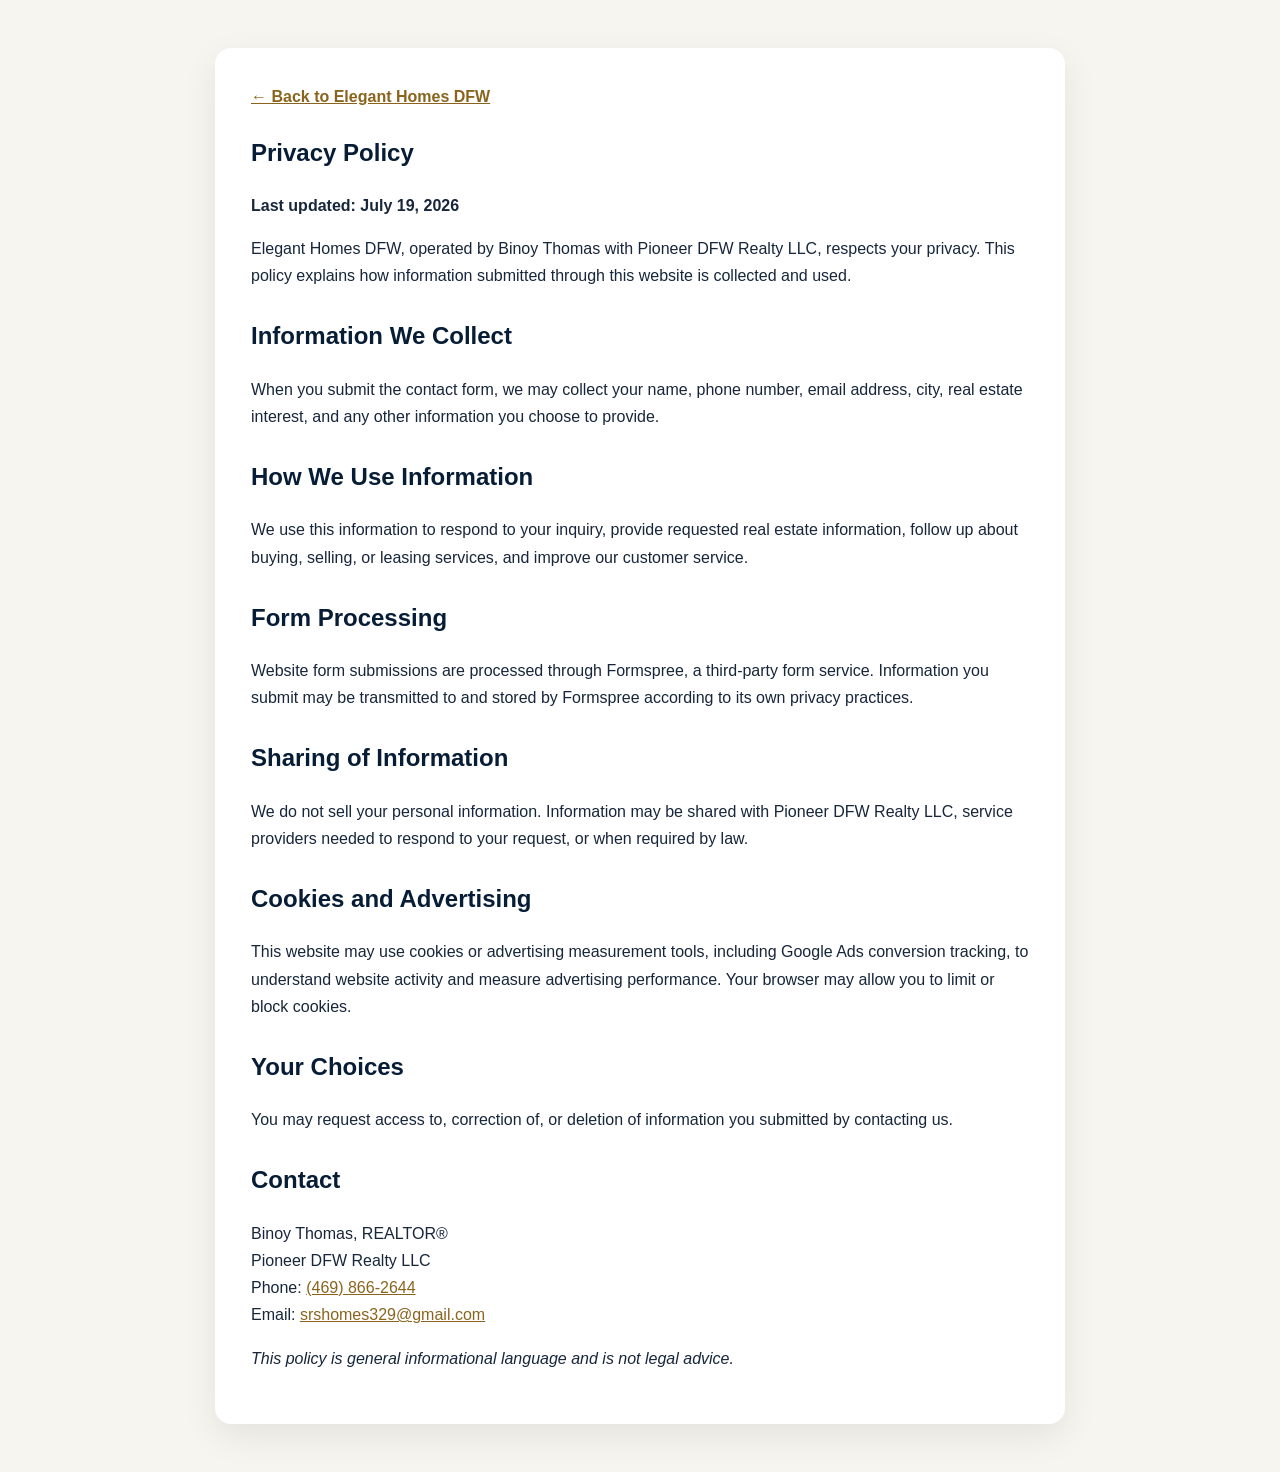
<file: privacy.html>
<!doctype html>
<html lang="en">
<head>
 <meta charset="utf-8">
 <meta name="viewport" content="width=device-width, initial-scale=1">
 <title>Privacy Policy | Elegant Homes DFW</title>
 <meta name="description" content="Privacy Policy for Elegant Homes DFW and Binoy Thomas, REALTOR®.">
 <link rel="stylesheet" href="styles.css">
 <style>
  .policy-page{min-height:100vh;background:#f7f5ef;color:#17263a;padding:48px 20px}.policy-card{max-width:850px;margin:auto;background:#fff;padding:36px;border-radius:16px;box-shadow:0 12px 35px rgba(0,0,0,.08)}.policy-card h1,.policy-card h2{color:#071d36}.policy-card h1{margin-top:0}.policy-card h2{margin-top:28px}.policy-card p,.policy-card li{line-height:1.7}.policy-card a{color:#8a641d}.back-link{display:inline-block;margin-bottom:24px;font-weight:700}
 </style>
</head>
<body>
<main class="policy-page">
 <article class="policy-card">
  <a class="back-link" href="index.html">← Back to Elegant Homes DFW</a>
  <h1>Privacy Policy</h1>
  <p><strong>Last updated: July 19, 2026</strong></p>
  <p>Elegant Homes DFW, operated by Binoy Thomas with Pioneer DFW Realty LLC, respects your privacy. This policy explains how information submitted through this website is collected and used.</p>
  <h2>Information We Collect</h2>
  <p>When you submit the contact form, we may collect your name, phone number, email address, city, real estate interest, and any other information you choose to provide.</p>
  <h2>How We Use Information</h2>
  <p>We use this information to respond to your inquiry, provide requested real estate information, follow up about buying, selling, or leasing services, and improve our customer service.</p>
  <h2>Form Processing</h2>
  <p>Website form submissions are processed through Formspree, a third-party form service. Information you submit may be transmitted to and stored by Formspree according to its own privacy practices.</p>
  <h2>Sharing of Information</h2>
  <p>We do not sell your personal information. Information may be shared with Pioneer DFW Realty LLC, service providers needed to respond to your request, or when required by law.</p>
  <h2>Cookies and Advertising</h2>
  <p>This website may use cookies or advertising measurement tools, including Google Ads conversion tracking, to understand website activity and measure advertising performance. Your browser may allow you to limit or block cookies.</p>
  <h2>Your Choices</h2>
  <p>You may request access to, correction of, or deletion of information you submitted by contacting us.</p>
  <h2>Contact</h2>
  <p>Binoy Thomas, REALTOR®<br>Pioneer DFW Realty LLC<br>Phone: <a href="tel:+14698662644">(469) 866-2644</a><br>Email: <a href="mailto:srshomes329@gmail.com">srshomes329@gmail.com</a></p>
  <p><em>This policy is general informational language and is not legal advice.</em></p>
 </article>
</main>
</body>
</html>
</file>
<file: styles.css>
:root{--navy:#071d36;--navy2:#0d2b4d;--gold:#caa65b;--cream:#f7f3eb;--ink:#17202a;--muted:#5e6874;--white:#fff;--line:#dfe4e8;--shadow:0 18px 55px rgba(4,20,38,.13)}
*{box-sizing:border-box}html{scroll-behavior:smooth}body{margin:0;font-family:"DM Sans",sans-serif;color:var(--ink);background:#fff;line-height:1.6}img{max-width:100%;display:block}a{color:inherit}.container{width:min(1160px,calc(100% - 36px));margin:auto}.skip-link{position:absolute;left:-9999px}.skip-link:focus{left:16px;top:16px;z-index:999;background:#fff;padding:10px}
.site-header{position:sticky;top:0;z-index:50;background:rgba(255,255,255,.97);border-bottom:1px solid rgba(7,29,54,.1);backdrop-filter:blur(12px)}.header-inner{height:78px;display:flex;align-items:center;justify-content:space-between;gap:20px}.brand img{width:185px;max-height:58px}.header-trust{color:var(--muted);font-weight:600}.header-phone{text-decoration:none;text-align:right;line-height:1.2}.header-phone span{display:block;font-size:.76rem;text-transform:uppercase;letter-spacing:.12em;color:var(--muted)}.header-phone strong{color:var(--navy);font-size:1.08rem}
.hero{background:radial-gradient(circle at 18% 25%,rgba(202,166,91,.18),transparent 31%),linear-gradient(135deg,#06172b 0%,#0d3157 100%);color:#fff;padding:70px 0 76px;position:relative;overflow:hidden}.hero:after{content:"";position:absolute;width:440px;height:440px;border:1px solid rgba(255,255,255,.08);border-radius:50%;right:-140px;top:-190px}.hero-grid{display:grid;grid-template-columns:1.05fr .95fr;gap:56px;align-items:center;position:relative;z-index:1}.eyebrow{text-transform:uppercase;letter-spacing:.13em;font-size:.76rem;font-weight:700;color:var(--gold);margin:0 0 12px}.hero h1,.section h2,.final-cta h2{font-family:"Playfair Display",serif;line-height:1.08}.hero h1{font-size:clamp(2.8rem,5vw,5.2rem);margin:0 0 22px;max-width:760px}.hero h1 span{color:#e2c47e}.hero-lead{font-size:1.18rem;color:#e6edf4;max-width:660px;margin-bottom:25px}.hero-points{display:flex;flex-wrap:wrap;gap:10px 22px;margin-bottom:30px}.hero-points div{display:flex;align-items:center;gap:8px;color:#f4f7fa}.hero-points b{color:#e2c47e}.hero-actions{display:flex;align-items:center;flex-wrap:wrap;gap:18px}.text-link{color:#fff;font-weight:700}.microcopy{font-size:.82rem;color:#bac9d8;margin:12px 0 0}.button{display:inline-flex;justify-content:center;align-items:center;min-height:50px;padding:12px 22px;border-radius:6px;font-weight:700;text-decoration:none;border:0;cursor:pointer;font:inherit;transition:.2s transform,.2s box-shadow}.button:hover{transform:translateY(-2px)}.button-gold{background:var(--gold);color:#10243b;box-shadow:0 10px 28px rgba(202,166,91,.24)}.button-navy{background:var(--navy);color:#fff}.button-outline{border:1px solid rgba(255,255,255,.65);color:#fff}.button-full{width:100%;font-size:1.02rem}
.lead-card{background:#fff;color:var(--ink);padding:30px;border-radius:14px;box-shadow:0 28px 70px rgba(0,0,0,.26)}.agent-row{display:flex;align-items:center;gap:12px;border-bottom:1px solid var(--line);padding-bottom:18px;margin-bottom:22px}.agent-row img{width:62px;height:62px;object-fit:cover;object-position:top;border-radius:50%;background:var(--cream)}.agent-row strong,.agent-row span{display:block}.agent-row span{font-size:.85rem;color:var(--muted)}.lead-card h2{font-family:"Playfair Display",serif;font-size:2rem;line-height:1.15;margin:0 0 5px;color:var(--navy)}.lead-card>p{margin:0 0 18px;color:var(--muted)}label{display:block;font-weight:700;font-size:.82rem;color:#334151;margin-bottom:12px}input,select,textarea{display:block;width:100%;margin-top:6px;border:1px solid #cdd5dc;border-radius:5px;padding:11px 12px;font:inherit;background:#fff;color:var(--ink)}input:focus,select:focus,textarea:focus{outline:3px solid rgba(202,166,91,.28);border-color:#a58036}.two-col{display:grid;grid-template-columns:1fr 1fr;gap:12px}.honeypot{display:none!important}.form-status{font-weight:700;margin:12px 0 4px;min-height:24px}.form-status.success{color:#176b3a}.form-status.error{color:#a32626}.lead-card small{display:block;color:var(--muted);line-height:1.4;margin-top:8px}
.trust-bar{border-bottom:1px solid var(--line);background:#fff}.trust-grid{display:grid;grid-template-columns:repeat(4,1fr);gap:0}.trust-grid div{padding:22px 18px;border-right:1px solid var(--line)}.trust-grid div:last-child{border:0}.trust-grid strong,.trust-grid span{display:block}.trust-grid strong{font-size:.92rem;color:var(--navy)}.trust-grid span{font-size:.78rem;color:var(--muted)}
.section{padding:86px 0}.light-section{background:#f7f8fa}.section-heading{text-align:center;max-width:720px;margin:0 auto 42px}.section-heading h2,.areas-section h2,.agent-section h2{font-size:clamp(2rem,4vw,3.2rem);color:var(--navy);margin:0 0 15px}.section-heading>p:last-child{color:var(--muted)}.service-grid{display:grid;grid-template-columns:repeat(3,1fr);gap:22px}.service-grid article{background:#fff;border:1px solid #e5e9ec;border-radius:10px;padding:30px;box-shadow:0 12px 32px rgba(4,20,38,.06)}.service-grid .icon{font-size:2rem;color:var(--gold)}.service-grid h3{color:var(--navy);font-size:1.35rem;margin:14px 0 8px}.service-grid p{color:var(--muted)}.service-grid a{font-weight:700;color:#8b691f;text-decoration:none}
.areas-section{background:var(--cream)}.areas-grid{display:grid;grid-template-columns:.9fr 1.1fr;gap:65px;align-items:center}.areas-grid p{color:var(--muted);max-width:560px}.city-list{display:grid;grid-template-columns:repeat(3,1fr);gap:12px}.city-list span{background:#fff;border:1px solid rgba(7,29,54,.1);padding:15px 12px;text-align:center;border-radius:6px;font-weight:700;color:var(--navy)}
.agent-grid{display:grid;grid-template-columns:360px 1fr;gap:62px;align-items:center;max-width:1000px}.agent-photo{background:linear-gradient(145deg,#f2ead9,#fff);border-radius:14px;padding:20px 20px 0;box-shadow:var(--shadow)}.agent-photo img{max-height:430px;margin:auto;object-fit:contain}.agent-section p{color:var(--muted)}.contact-lines{display:flex;flex-wrap:wrap;gap:12px 20px;margin-top:24px}.contact-lines a,.contact-lines span{font-weight:700;color:var(--navy);text-decoration:none}
.final-cta{background:linear-gradient(130deg,var(--navy),var(--navy2));color:#fff;padding:54px 0}.final-cta-inner{display:flex;align-items:center;justify-content:space-between;gap:28px}.final-cta h2{font-size:clamp(2rem,4vw,3rem);margin:0}.final-cta-inner>div:last-child{display:flex;gap:12px;flex-wrap:wrap}
footer{background:#041426;color:#d9e2eb;padding:44px 0 90px}.footer-main{display:grid;grid-template-columns:1fr 1fr 1fr;align-items:center;gap:25px}.footer-main img{width:180px;filter:brightness(0) invert(1)}.footer-main strong,.footer-main span,.footer-main a{display:block}.footer-main a{text-decoration:none}.legal-links{display:flex;justify-content:center;flex-wrap:wrap;gap:8px 20px;border-top:1px solid rgba(255,255,255,.14);margin-top:30px;padding-top:25px;font-size:.82rem}.legal-links a{color:#d9e2eb}.copyright{text-align:center;color:#9aabba;font-size:.8rem;margin:22px 0 0}.mobile-contact-bar{display:none}
@media(max-width:900px){.header-trust{display:none}.hero{padding-top:46px}.hero-grid{grid-template-columns:1fr;gap:36px}.hero-copy{text-align:center}.hero-lead{margin-left:auto;margin-right:auto}.hero-points,.hero-actions{justify-content:center}.lead-card{max-width:650px;margin:auto;width:100%}.trust-grid{grid-template-columns:1fr 1fr}.trust-grid div:nth-child(2){border-right:0}.trust-grid div:nth-child(-n+2){border-bottom:1px solid var(--line)}.service-grid{grid-template-columns:1fr}.areas-grid,.agent-grid{grid-template-columns:1fr}.agent-photo{max-width:370px;margin:auto}.final-cta-inner{text-align:center;flex-direction:column}.footer-main{grid-template-columns:1fr;text-align:center}.footer-main img{margin:auto}}
@media(max-width:600px){body{padding-bottom:58px}.container{width:min(100% - 26px,1160px)}.site-header{position:relative}.header-inner{height:68px}.brand img{width:150px}.header-phone span{display:none}.header-phone strong{font-size:.9rem}.hero{padding:40px 0 52px}.hero h1{font-size:2.55rem}.hero-lead{font-size:1.04rem}.hero-points{display:grid;text-align:left;justify-content:center}.lead-card{padding:22px 18px}.two-col{grid-template-columns:1fr;gap:0}.trust-grid{grid-template-columns:1fr}.trust-grid div{border-right:0!important;border-bottom:1px solid var(--line)!important;text-align:center}.section{padding:62px 0}.city-list{grid-template-columns:1fr 1fr}.agent-grid{gap:35px}.final-cta{padding:45px 0}.mobile-contact-bar{position:fixed;left:0;right:0;bottom:0;z-index:70;display:grid;grid-template-columns:1fr 1fr;background:var(--gold);box-shadow:0 -6px 22px rgba(0,0,0,.2)}.mobile-contact-bar a{text-align:center;text-decoration:none;font-weight:800;padding:16px 8px;color:#0c2038}.mobile-contact-bar a+ a{border-left:1px solid rgba(7,29,54,.25)}footer{padding-bottom:45px}}
</file>
